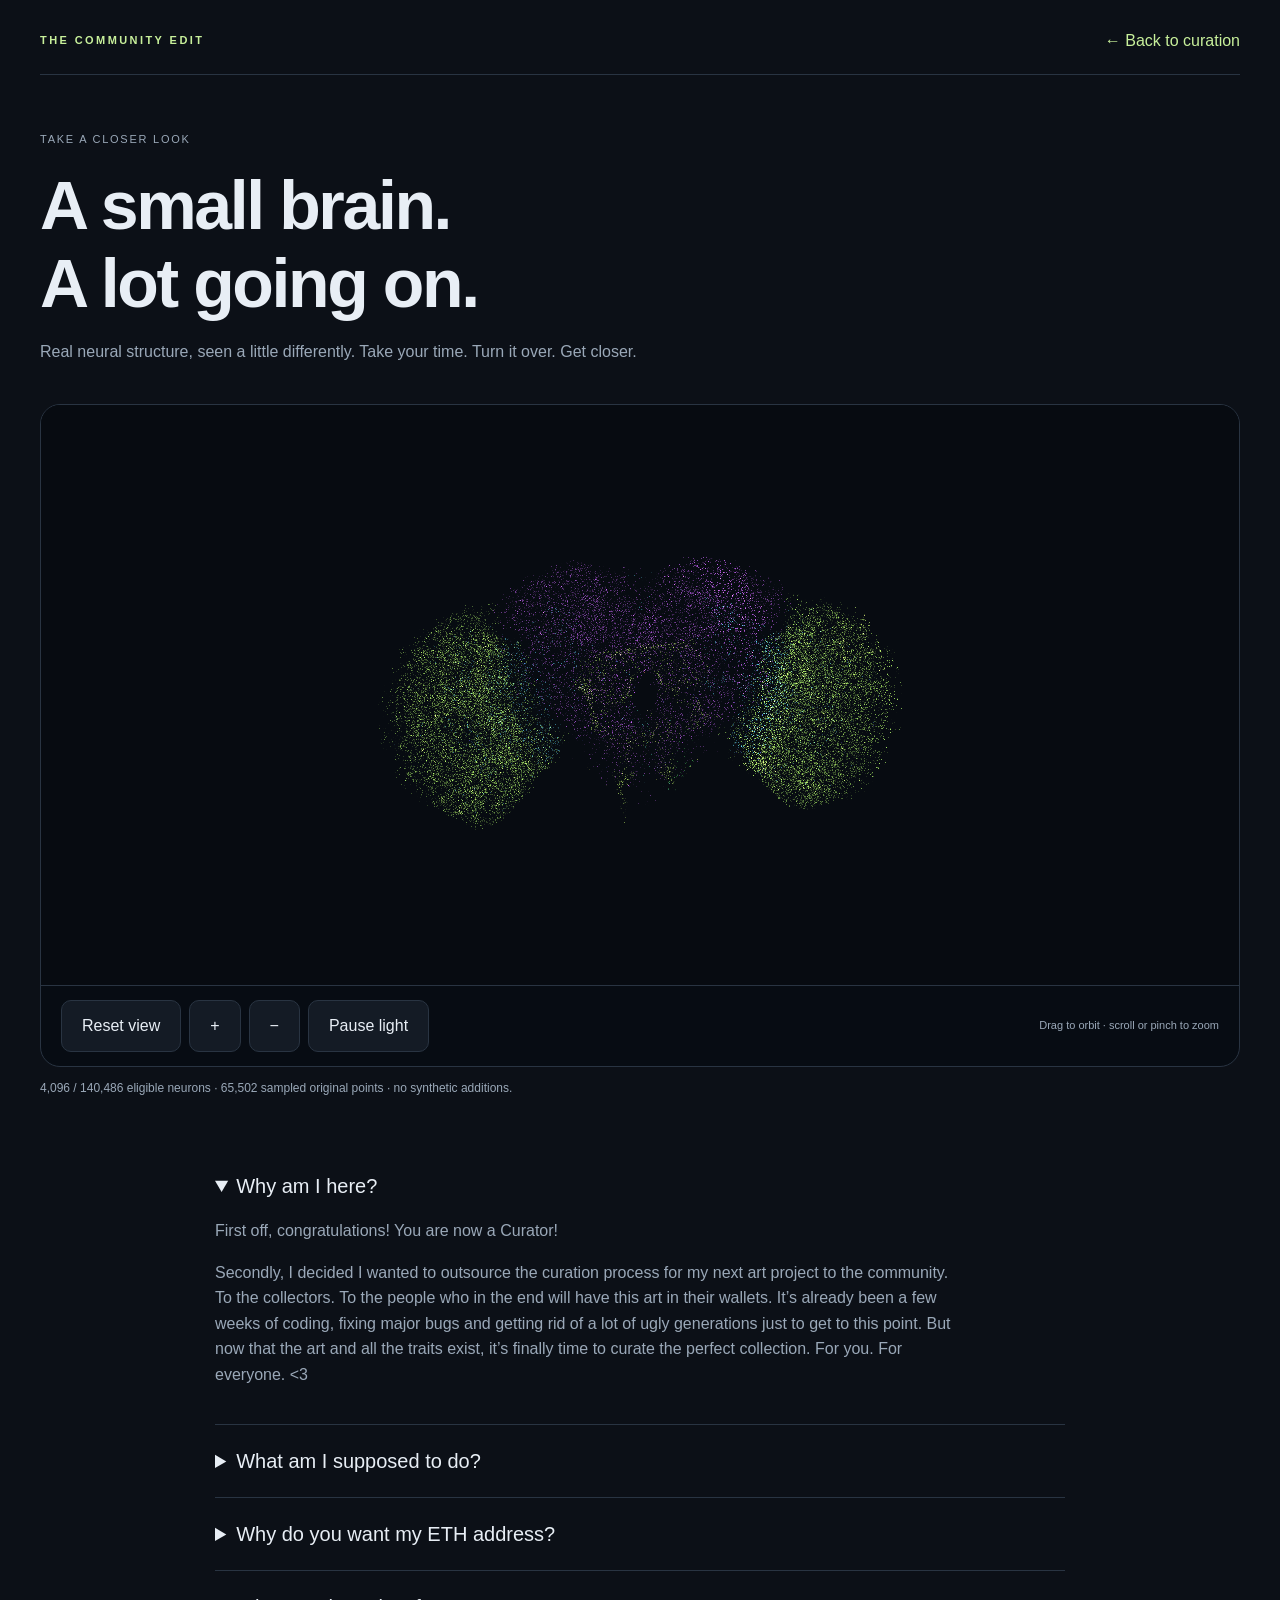
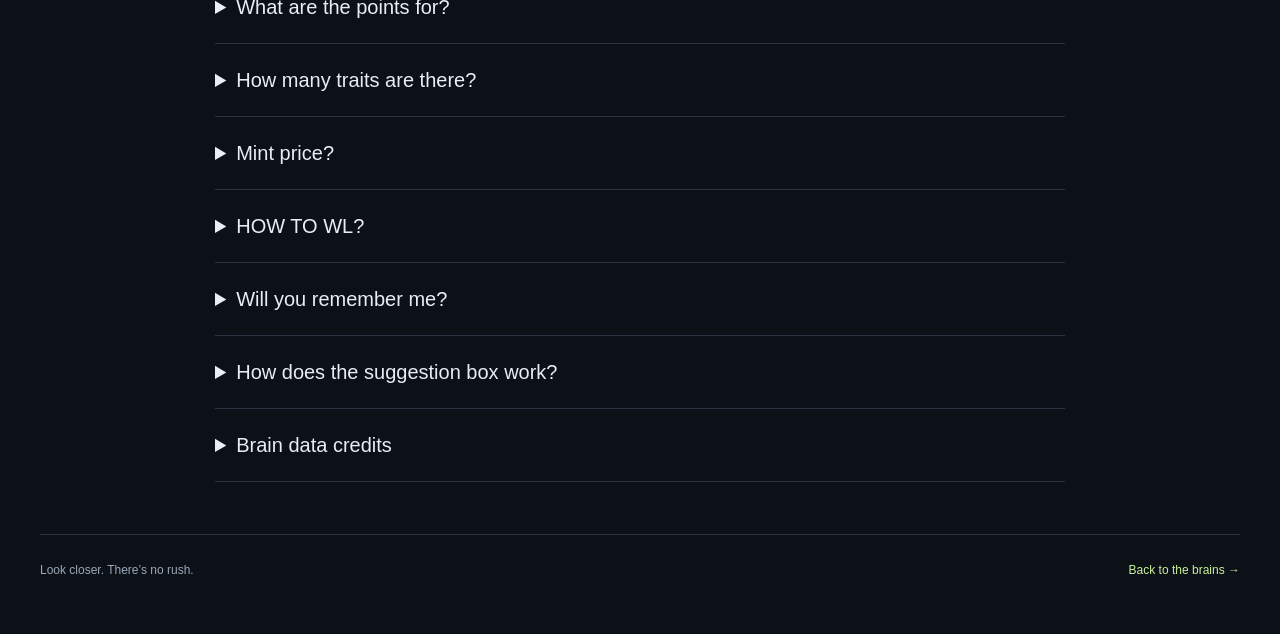
<file: vercel/faq.html>
<!doctype html><html lang="en"><head><meta charset="utf-8"><meta name="viewport" content="width=device-width"><title>FAQ · Explore a brain</title><link rel="stylesheet" href="community.css"></head><body><nav><a class="wordmark" href="./">THE COMMUNITY EDIT</a><a href="./">← Back to curation</a></nav><header class="faq-hero"><div><small>TAKE A CLOSER LOOK</small><h1>A small brain.<br>A lot going on.</h1><p>Real neural structure, seen a little differently. Take your time. Turn it over. Get closer.</p></div></header><section class="brain-stage" aria-label="Interactive real neuron brain"><canvas id="brain" tabindex="0" aria-label="Brain viewer. Drag to orbit. Scroll or pinch to zoom. Arrow keys rotate; plus and minus zoom."></canvas><p id="brain-status" role="status">Loading the brain…</p><div class="brain-controls"><button id="brain-reset">Reset view</button><button id="brain-in" aria-label="Zoom in">+</button><button id="brain-out" aria-label="Zoom out">−</button><button id="brain-pause">Pause light</button><small>Drag to orbit · scroll or pinch to zoom</small></div></section><p class="source-note" id="brain-source">A lightweight viewing sample from Janelia Male CNS v1.0. No synthetic additions.</p><section class="faq-list"><details open><summary>Why am I here?</summary><p>First off, congratulations! You are now a Curator!</p><p>Secondly, I decided I wanted to outsource the curation process for my next art project to the community. To the collectors. To the people who in the end will have this art in their wallets. It’s already been a few weeks of coding, fixing major bugs and getting rid of a lot of ugly generations just to get to this point. But now that the art and all the traits exist, it’s finally time to curate the perfect collection. For you. For everyone. &lt;3</p></details><details><summary>What am I supposed to do?</summary><p>Pick whatever brain you like more, or whatever brain speaks to you more. Or just spam one side to see number go up lol. There is a leaderboard for a reason :eyes:</p><p>Tho I would appreciate it if you actually picked your own genuine preferences haha</p><p>In the end the art will be decided by everyone who participates 😊</p></details><details><summary>Why do you want my ETH address?</summary><p>In the end you hopefully want to mint a brain, so I need to know which wallet to give WL.</p><p>We’ll have tiers based on the leaderboard fyi, but also don't worry about mint price it'll be $1 per NFT (to cover contract and website maintenance costs)</p></details><details><summary>What are the points for?</summary><p>Once we get closer to finalising curations I’ll let you know more concrete numbers, but for now it's just a fun competition on who can curate more, who can curate better and who in the end is crowned Fly Brain King for a very special 1/1 — airdropped, not minted :P</p></details><details><summary>How many traits are there?</summary><p>Right now there’s a total of 35 traits in 5 categories (phew)</p><p>But if there’s a very specific trait you haven’t seen yet that you’d love in the final collection, I suggest you try to reach 100 points on the Leaderboard :eyes:</p></details><details><summary>Mint price?</summary><p>$1 as mentioned above to cover contract and website maintenance costs 😊</p></details><details><summary>HOW TO WL?</summary><p>idk bro read the points above lmao</p></details><details><summary>Will you remember me?</summary><p>With “Remember this address on this device” checked, this browser saves your public address and takes you back to Welcome next time. Your nickname and points are stored by the service. Use “Forget / change address” to clear the browser’s saved address without deleting your points. Private browsing, clearing site data or using another browser/device means entering your address again. This is convenience, not proof of address ownership; we do not identify you by IP.</p></details><details><summary>How does the suggestion box work?</summary><p>At 100 points, you can save one trait idea with a name and description. Edit it whenever you like. It costs no points and is shared privately with the artist; inclusion is not guaranteed.</p></details><details><summary>Brain data credits</summary><p id="source-credit"></p><p><a href="https://male-cns.janelia.org/download/">Janelia Male CNS v1.0</a> · <a href="https://creativecommons.org/licenses/by/4.0/">CC BY 4.0</a></p></details></section><footer><span>Look closer. There’s no rush.</span><a href="./">Back to the brains →</a></footer><script src="faq-brain.js"></script></body></html>
</file>
<file: vercel/community.css>
:root{color-scheme:dark;--bg:#0c1017;--panel:#141b25;--line:#293442;--text:#e8eef5;--muted:#9aa8b8;--lime:#c8f09b}*{box-sizing:border-box}[hidden]{display:none!important}body{margin:0 auto;max-width:1264px;background:var(--bg);color:var(--text);font:16px/1.6 'Segoe UI',sans-serif;padding:28px 32px}nav,header,.section-title,footer{display:flex;align-items:center;justify-content:space-between;gap:24px}nav{padding-bottom:20px;border-bottom:1px solid var(--line)}a{color:var(--lime);text-decoration:none}a:hover{text-decoration:underline}button,input{font:inherit;color:inherit;border:1px solid var(--line);border-radius:10px;background:var(--panel);padding:12px 20px}button{cursor:pointer}button:hover:not(:disabled){border-color:var(--lime)}button:disabled{opacity:.4;cursor:default}button:focus-visible,a:focus-visible,input:focus-visible{outline:2px solid var(--lime);outline-offset:4px}.wordmark{font-size:11px;letter-spacing:.22em;font-weight:700;border:0;padding:0;background:none}.primary{background:var(--lime);color:#142015;font-weight:650;border-color:var(--lime)}.gate{max-width:640px;min-height:64vh;margin:9vh auto 5vh;text-align:center}.gate h1{font-size:clamp(44px,7vw,76px);line-height:1.04;letter-spacing:-.055em;margin:26px 0;overflow-wrap:anywhere}h1,h2{line-height:1.15;letter-spacing:-.035em}h1:focus{outline:none}.gate p{color:var(--muted);margin:24px 0}.gate button{margin:6px}small{font-size:11px;letter-spacing:.16em;color:var(--muted)}p{color:var(--muted)}.fine{font-size:13px;color:var(--muted)}form{display:grid;gap:12px;max-width:350px;margin:28px auto;text-align:left}label{font-size:13px;color:var(--muted)}input{width:100%}#profile-controls{padding:20px 0;border-bottom:1px solid var(--line)}#profile-controls small{display:block}#status{min-height:26px;text-align:center;color:var(--lime)}.section-title h1{font-size:clamp(28px,4vw,42px)}#choices{display:grid;grid-template-columns:1fr 1fr;gap:24px;margin:26px 0 60px}video{display:block;width:100%;aspect-ratio:4/3;background:#05080e;object-fit:contain;border:1px solid var(--line);border-radius:14px}#choices button{width:100%;margin-top:12px}.notice{padding:12px 18px;border:1px solid #49643c;border-radius:10px;color:var(--lime)}#leaderboard-view{max-width:780px;margin:60px auto;min-height:55vh}#leaders{padding-left:28px;margin:32px 0}#leaders li{padding:16px 8px;border-bottom:1px solid var(--line)}#leaders strong{float:right;color:var(--lime);font-size:14px}footer{font-size:12px;color:var(--muted);padding:26px 0;border-top:1px solid var(--line);margin-top:36px}dialog{max-width:480px;width:calc(100% - 32px);padding:32px;background:var(--panel);border:1px solid var(--line);border-radius:18px;color:var(--text)}dialog::backdrop{background:#000b;backdrop-filter:blur(5px)}.close{float:right;padding:0 10px;font-size:24px}#wallet-list{display:grid;gap:12px}.faq-hero{padding:50px 0 24px;max-width:730px}.faq-hero h1{font-size:clamp(40px,6vw,68px);margin:16px 0}.brain-stage{position:relative;background:#070c13;border:1px solid var(--line);border-radius:20px;overflow:hidden}.brain-stage canvas{display:block;width:100%;height:580px;touch-action:none;cursor:grab}.brain-stage canvas:active{cursor:grabbing}.brain-controls{display:flex;gap:8px;flex-wrap:wrap;padding:14px 20px;border-top:1px solid var(--line)}.brain-controls small{margin-left:auto;align-self:center;letter-spacing:0}#brain-status{position:absolute;top:16px;left:24px;font-size:13px}.faq-list{max-width:850px;margin:52px auto}details{border-bottom:1px solid var(--line);padding:20px 0}summary{cursor:pointer;font-size:20px;font-weight:500}details p{max-width:740px}.source-note{font-size:12px}@media(max-width:650px){body{padding:18px}nav{gap:14px}nav a{font-size:12px}.gate{margin-top:8vh;min-height:62vh}#choices{gap:10px}#choices button{padding:12px 4px;font-size:13px}header,.section-title,footer{flex-wrap:wrap}.brain-stage canvas{height:380px}.brain-controls small{width:100%;margin:0}#leaders strong{float:none;display:block}}

#suggestion-form textarea{box-sizing:border-box;width:100%;padding:14px;background:#111923;color:#e8eef3;border:1px solid #344253;border-radius:8px;font:inherit;resize:vertical}#suggestion-dialog{max-width:560px;width:calc(100% - 48px)}

.remember-choice{display:flex;align-items:center;gap:10px;font-size:14px}.remember-choice input{width:18px;height:18px;margin:0;accent-color:#ccef9b;flex-shrink:0}
</file>
